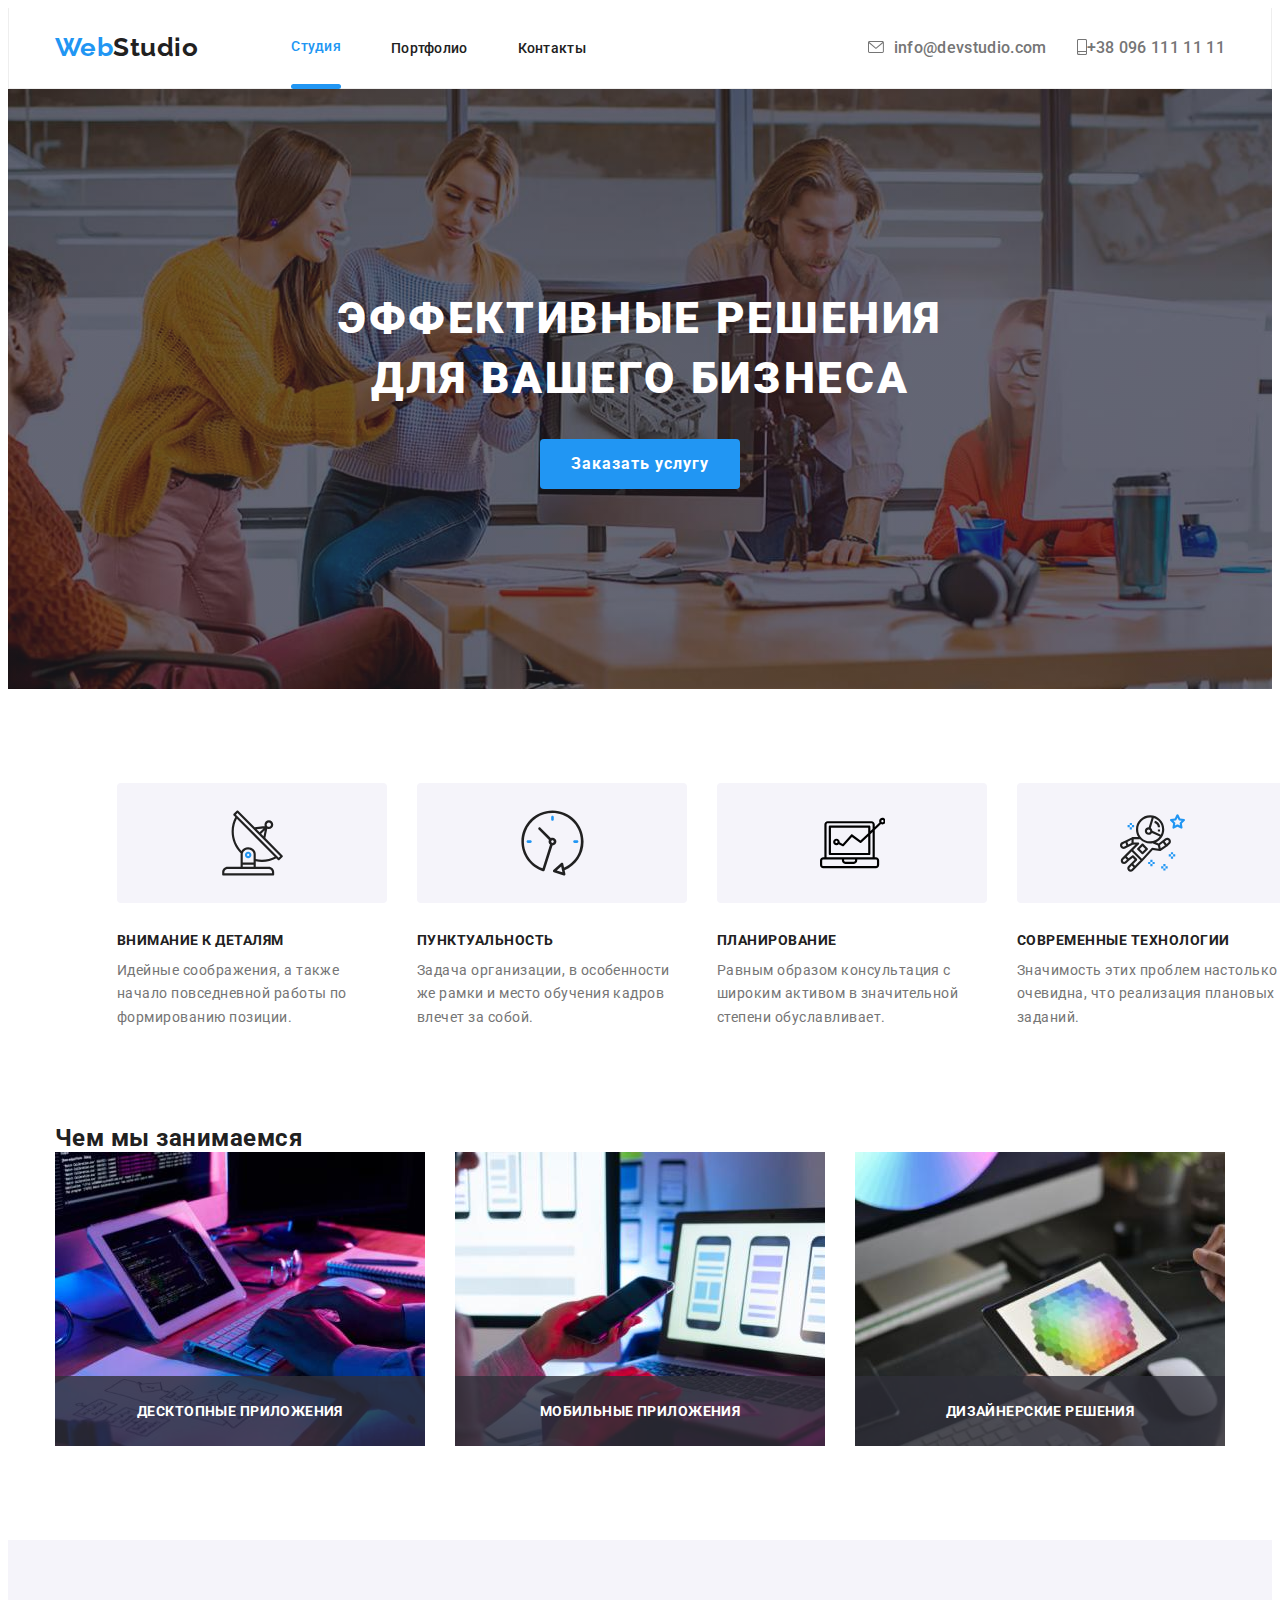
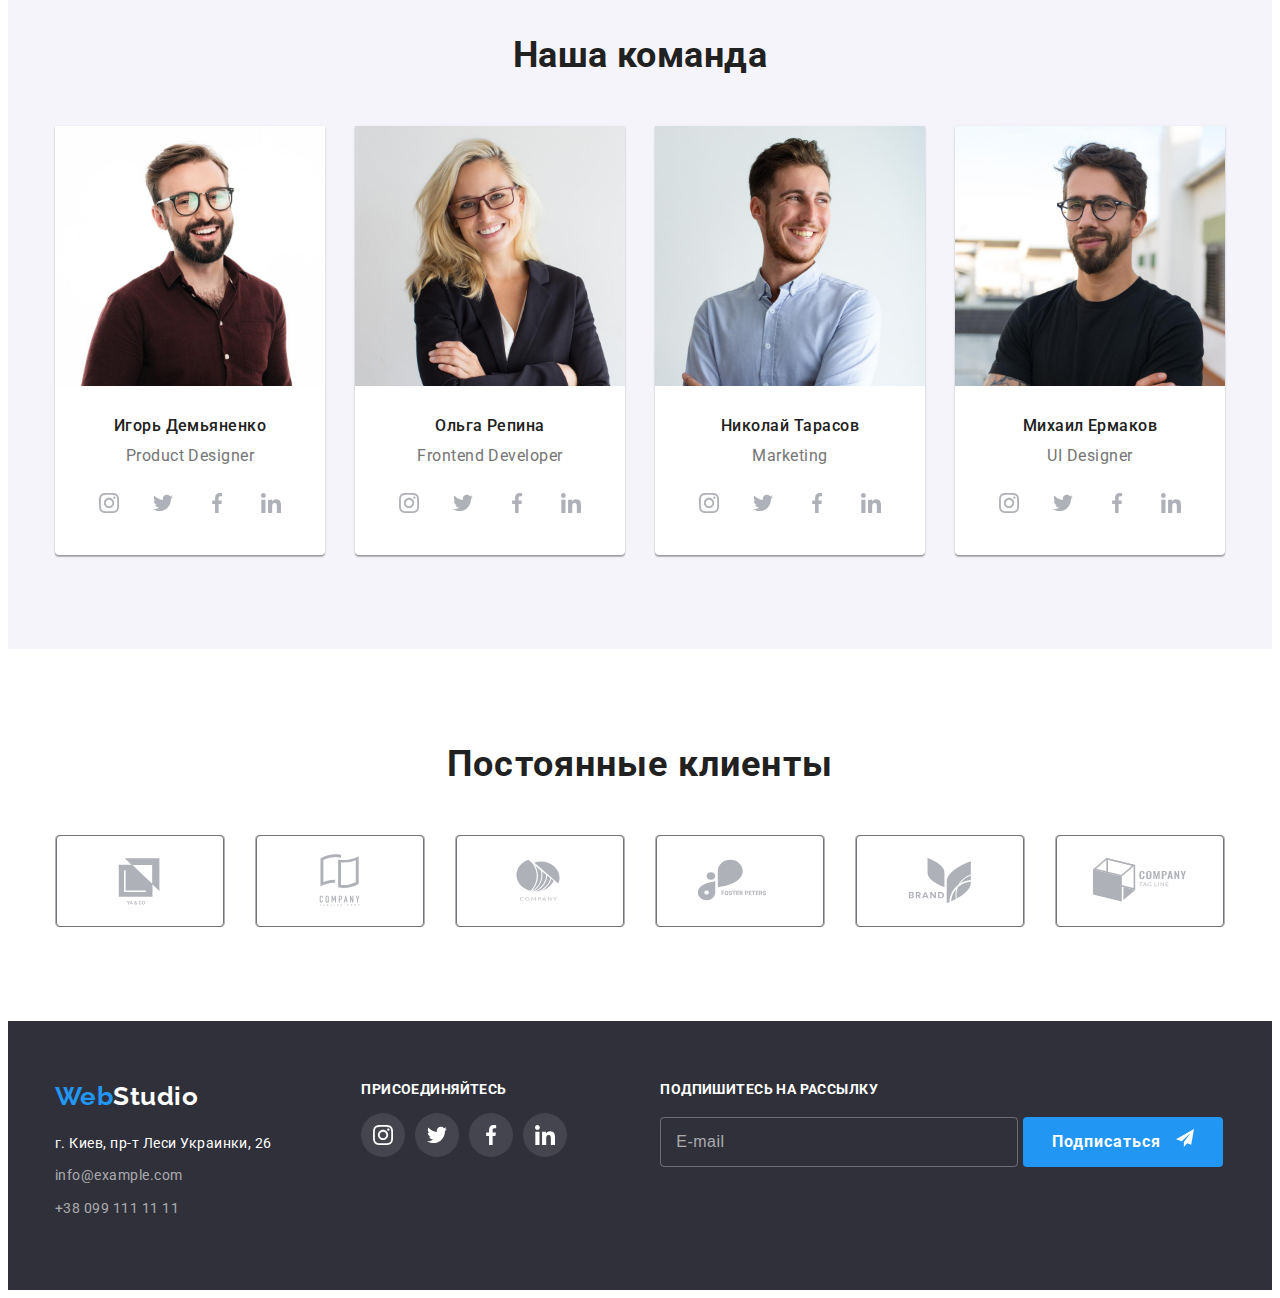
<file: index.html>
<!DOCTYPE html>
<html lang="ru">
  <head>
    <meta charset="UTF-8" />
    <meta http-equiv="X-UA-Compatible" content="IE=edge" />
    <meta name="viewport" content="width=device-width, initial-scale=1.0" />
    <title>Document</title>
    <link
      rel="stylesheet"
      href="https://cdnjs.cloudflare.com/ajax/libs/modern-normalize/1.1.0/modern-normalize.min.css"
      integrity="sha512-wpPYUAdjBVSE4KJnH1VR1HeZfpl1ub8YT/NKx4PuQ5NmX2tKuGu6U/JRp5y+Y8XG2tV+wKQpNHVUX03MfMFn9Q=="
      crossorigin="anonymous"
      referrerpolicy="no-referrer"
    />
    <link
      rel="stylesheet"
      href="https://cdnjs.cloudflare.com/ajax/libs/animate.css/4.1.1/animate.min.css"
    />
    <link rel="stylesheet" href="./css/main.min.css"/>
    <!-- <link rel="stylesheet" href="./css/styles.css"/> -->
    <link rel="preconnect" href="https://fonts.googleapis.com" />
    <link rel="preconnect" href="https://fonts.gstatic.com" crossorigin />
    <link
      href="https://fonts.googleapis.com/css2?family=Raleway:wght@700&family=Roboto:wght@400;500;700;900&display=swap"
      rel="stylesheet"
    />
  </head>
  <body>
    <header class="header">
      <div class="container header__container">
        <nav class="header__naw">
          <a href="WebStudio" class="logo link">
            <span class="accent">Web</span>Studio</a
          >
          <ul class="header-list">
            <li class="header-list__item">
              <a class="header-list__link link activ" href="./index.html">Студия</a>
            </li>
            <li class="header-list__item">
              <a class="header-list__link link" href="./portfolio.html">Портфолио</a>
            </li>
            <li class="header-list__item">
              <a class="header-list__link link" href="">Контакты</a>
            </li>
          </ul>
        </nav>
        <div class="header-contacts">
          <ul class="header-contacts__list">
            <li class="header-contacts__item">
              <a
                href="mailto:info@devstudio.com"
                class="header-contacts__link link"
              >
                <svg class="header-contacts__icon" width="16" height="12">
                  <use href="./images/sprite.svg#icon-envelope"></use>
                </svg>
                info@devstudio.com</a
              >
            </li>
            <li class="header-contacts-item">
              <a href="tel:+380961111111" class="header-contacts__link link">
                <svg class="header-contacts-icon" width="10" height="16">
                  <use href="./images/sprite.svg#icon-smartphone"></use>
                </svg>
                +38 096 111 11 11</a
              >
            </li>
          </ul>
        </div>
      </div>
    </header>
    <main class="main">
      <section class="heading">
        <div class="container">
          <h1 class="heading__title">Эффективные решения для вашего бизнеса</h1>
          <button type="button" class="heading__btn btn" data-modal-open>
            Заказать услугу
          </button>
        </div>
      </section>
      <section class="advantage">
        <div class="container advantage__container">
          <h2 style="display: none">наши преимущества</h2>
          <!--убрать-наши преимущества потом-->
          <ul class="advantage-list">
            <li class="advantage-list__item">
              <div class="thumb">
                <svg class="advantage-list__icon" width="65" height="70">
                  <use href="./images/sprite.svg#icon-antenna"></use>
                </svg>
              </div>
              <h3 class="advantage-list__title">Внимание к деталям</h3>
              <p class="advantage-list__description">
                Идейные соображения, а также начало повседневной работы по
                формированию позиции.
              </p>
            </li>
            <li class="advantage-list__item">
              <div class="thumb">
                <svg class="advantage-list__icon" width="65" height="70">
                  <use href="./images/sprite.svg#icon-clock"></use>
                </svg>
              </div>
              <h3 class="advantage-list__title">Пунктуальность</h3>
              <p class="advantage-list__description">
                Задача организации, в особенности же рамки и место обучения
                кадров влечет за собой.
              </p>
            </li>
            <li class="advantage-list__item">
              <div class="thumb">
                <svg class="advantage-list__icon" width="65" height="70">
                  <use href="./images/sprite.svg#icon-Vector"></use>
                </svg>
              </div>
              <h3 class="advantage-list__title">Планирование</h3>
              <p class="advantage-list__description">
                Равным образом консультация с широким активом в значительной
                степени обуславливает.
              </p>
            </li>
            <li class="advantage-list__item">
              <div class="thumb">
                <svg class="advantage-list__icon" width="65" height="70">
                  <use href="./images/sprite.svg#icon-astronaut"></use>
                </svg>
              </div>
              <h3 class="advantage-list__title">Современные технологии</h3>
              <p class="advantage-list__description">
                Значимость этих проблем настолько очевидна, что реализация
                плановых заданий.
              </p>
            </li>
          </ul>
        </div>
      </section>
      <section class="specialization">
        <div class="container">
          <h2 class="specialization__title">Чем мы занимаемся</h2>
          <ul class="specialization-list">
            <li class="specialization-list__item">
              <img
                src="./images/b1.jpg"
                alt="рабочий стол в офисе"
                width="370"
              />
              <p class="specialization-list__topic">Десктопные приложения</p>
            </li>
            <li class="specialization-list__item">
              <img
                src="./images/b2.jpg"
                alt="в офисе с телефоном"
                width="370"
              />
              <p class="specialization-list__topic">Мобильные приложения</p>
            </li>
            <li class="specialization-list__item">
              <img src="./images/b3.jpg" alt="работа с графикой" width="370" />
              <p class="specialization-list__topic">Дизайнерские решения</p>
            </li>
          </ul>
        </div>
      </section>
      <section class="team">
        <div class="container">
          <h2 class="team__title">Наша команда</h2>
          <ul class="team__list">
            <li class="team-item">
              <img
                src="./images/pd.jpg"
                alt="фото Игоря Демьяненко"
                width="270"
              />
              <div class="team-item__post">
                <h3 class="team-item__name">Игорь Демьяненко</h3>
                <p class="team-item__topic" lang="en">Product Designer</p>
                <ul class="social list">
                  <li class="social__item">
                    <a class="social__link link" href="">
                      <svg class="social__icon">
                        <use href="./images/sprite.svg#icon-instagram"></use>
                      </svg>
                    </a>
                  </li>
                  <li class="social__item">
                    <a class="social__link link" href="">
                      <svg class="social__icon">
                        <use href="./images/sprite.svg#icon-twitter"></use>
                      </svg>
                    </a>
                  </li>
                  <li class="social__item">
                    <a class="social__link link" href="">
                      <svg class="social__icon">
                        <use href="./images/sprite.svg#icon-facebook"></use>
                      </svg>
                    </a>
                  </li>
                  <li class="social__item">
                    <a class="social__link link" href="">
                      <svg class="social__icon">
                        <use href="./images/sprite.svg#icon-linkedin"></use>
                      </svg>
                    </a>
                  </li>
                </ul>
              </div>
            </li>
            <li class="team-item">
              <img src="./images/fd.jpg" alt="фото Ольга Репина" width="270" />
              <div class="team-item__post">
                <h3 class="team-item__name">Ольга Репина</h3>
                <p class="team-item__topic" lang="en">Frontend Developer</p>
                <ul class="social list">
                  <li class="social__item">
                    <a class="social__link link" href="">
                      <svg class="social__icon">
                        <use href="./images/sprite.svg#icon-instagram"></use>
                      </svg>
                    </a>
                  </li>
                  <li class="social__item">
                    <a class="social__link link" href="">
                      <svg class="social__icon">
                        <use href="./images/sprite.svg#icon-twitter"></use>
                      </svg>
                    </a>
                  </li>
                  <li class="social__item">
                    <a class="social__link link" href="">
                      <svg class="social__icon">
                        <use href="./images/sprite.svg#icon-facebook"></use>
                      </svg>
                    </a>
                  </li>
                  <li class="social__item">
                    <a class="social__link link" href="">
                      <svg class="social__icon">
                        <use href="./images/sprite.svg#icon-linkedin"></use>
                      </svg>
                    </a>
                  </li>
                </ul>
              </div>
            </li>
            <li class="team-item">
              <img
                src="./images/m.jpg"
                alt=" фото Николай Тарасов"
                width="270"
              />
              <div class="team-item__post">
                <h3 class="team-item__name">Николай Тарасов</h3>
                <p class="team-item__topic" lang="en">Marketing</p>
                <ul class="social list">
                  <li class="social__item">
                    <a class="social__link link" href="">
                      <svg class="social__icon">
                        <use href="./images/sprite.svg#icon-instagram"></use>
                      </svg>
                    </a>
                  </li>
                  <li class="social__item">
                    <a class="social__link link" href="">
                      <svg class="social__icon">
                        <use href="./images/sprite.svg#icon-twitter"></use>
                      </svg>
                    </a>
                  </li>
                  <li class="social__item">
                    <a class="social__link link" href="">
                      <svg class="social__icon">
                        <use href="./images/sprite.svg#icon-facebook"></use>
                      </svg>
                    </a>
                  </li>
                  <li class="social__item">
                    <a class="social__link link" href="">
                      <svg class="social__icon">
                        <use href="./images/sprite.svg#icon-linkedin"></use>
                      </svg>
                    </a>
                  </li>
                </ul>
              </div>
            </li>
            <li class="team-item">
              <img
                src="./images/ud.jpg"
                alt="фото Михаил Ермаков"
                width="270"
              />
              <div class="team-item__post">
                <h3 class="team-item__name">Михаил Ермаков</h3>
                <p class="team-item__topic" lang="en">UI Designer</p>
                <ul class="social list">
                  <li class="social__item">
                    <a class="social__link link" href="">
                      <svg class="social__icon">
                        <use href="./images/sprite.svg#icon-instagram"></use>
                      </svg>
                    </a>
                  </li>
                  <li class="social__item">
                    <a class="social__link link" href="">
                      <svg class="social__icon">
                        <use href="./images/sprite.svg#icon-twitter"></use>
                      </svg>
                    </a>
                  </li>
                  <li class="social__item">
                    <a class="social__link link" href="">
                      <svg class="social__icon">
                        <use href="./images/sprite.svg#icon-facebook"></use>
                      </svg>
                    </a>
                  </li>
                  <li class="social__item">
                    <a class="social__link link" href="">
                      <svg class="social__icon">
                        <use href="./images/sprite.svg#icon-linkedin"></use>
                      </svg>
                    </a>
                  </li>
                </ul>
              </div>
            </li>
          </ul>
        </div>
      </section>
      <section class="clients">
        <div class="container">
          <h2 class="clients__title">Постоянные клиенты</h2>
          <ul class="clients__list">
            <li class="clients__item">
              <a href="" class="clients__link"
                ><svg class="clients__icon">
                  <use class="use" href="./images/sprite.svg#icon-Logo-6"></use>
                </svg>
              </a>
            </li>
            <li class="clients__item">
              <a href="" class="clients__link"
                ><svg class="clients__icon">
                  <use href="./images/sprite.svg#icon-Logo-1"></use>
                </svg>
              </a>
            </li>
            <li class="clients__item">
              <a href="" class="clients__link"
                ><svg class="clients__icon">
                  <use href="./images/sprite.svg#icon-Logo-2"></use>
                </svg>
              </a>
            </li>
            <li class="clients__item">
              <a href="" class="clients__link"
                ><svg class="clients__icon">
                  <use href="./images/sprite.svg#icon-Logo-3"></use>
                </svg>
              </a>
            </li>
            <li class="clients__item">
              <a href="" class="clients__link"
                ><svg class="clients__icon">
                  <use href="./images/sprite.svg#icon-Logo-4"></use>
                </svg>
              </a>
            </li>
            <li class="clients__item">
              <a href="" class="clients__link"
                ><svg class="clients__icon">
                  <use href="./images/sprite.svg#icon-Logo-5"></use>
                </svg>
              </a>
            </li>
          </ul>
        </div>
      </section>
    </main>
    <footer class="footer">
      <div class="container footer__container">
        <div class="footer-contacts-container">
          <a href="WebStudio" class="footer__logo logo link">
            <span class="accent">Web</span>Studio</a
          >
          <address class="address">
            <a class="address__address link" href=""
              >г. Киев, пр-т Леси Украинки, 26</a
            >
            <a class="address__mail link" href="mailto:info@example.com"
              >info@example.com</a
            >
            <a class="address__tel link" href="tel:+380991111111"
              >+38 099 111 11 11</a
            >
          </address>
        </div>
        <div class="comin">
          <h2 class="comin__title">ПРИСОЕДИНЯЙТЕСЬ</h2>
          <ul class="social list">
            <li class="social__item">
              <a class="social__link footer-social-link link" href="">
                <svg class="social__icon">
                  <use href="./images/sprite.svg#icon-instagram"></use>
                </svg>
              </a>
            </li>
            <li class="social__item">
              <a class="social__link footer-social-link link" href="">
                <svg class="social__icon">
                  <use href="./images/sprite.svg#icon-twitter"></use>
                </svg>
              </a>
            </li>
            <li class="social__item">
              <a class="social__link footer-social-link link" href="">
                <svg class="social__icon">
                  <use href="./images/sprite.svg#icon-facebook"></use>
                </svg>
              </a>
            </li>
            <li class="social__item">
              <a class="social__link footer-social-link link" href="">
                <svg class="social__icon">
                  <use href="./images/sprite.svg#icon-linkedin"></use>
                </svg>
              </a>
            </li>
          </ul>
        </div>
        <div class="form">
          <h2 class="form__title">Подпишитесь на рассылку</h2>
          <form class="form__form" action="#">
            <label class="form__label">
              <input
                class="form__input"
                type="email"
                name="email"
                placeholder="E-mail"
              />
            </label>
            <button class="btn" type="submit">
              Подписаться
              <svg class="footer__ok" width="18" height="18">
                <use href="./images/sprite.svg#icon-send"></use>
              </svg>
            </button>
          </form>
        </div>
      </div>
    </footer>
    <div class="backdrop is-hidden" data-modal>
      <div class="modal">
        <button type="button" class="icon__close" data-modal-close>
          <svg class="close" width="11" height="11">
            <use class="" href="./images/sprite.svg#icon-close"></use>
          </svg>
        </button>
        <p class="modal__title">Оставьте свои данные, мы вам перезвоним</p>
        <form action="#">
          <label class="modal__label">
            Имя
            <span class="modal__wrapper"
              ><input
                class="modal__input"
                type="text"
                name="name"
                placeholder=" "
              /><svg class="modal__svg" width="18" height="18">
                <use href="./images/sprite.svg#icon-person"></use>
              </svg>
            </span>
          </label>
          <label class="modal__label">
            Телефон
            <span class="modal__wrapper">
              <input
                class="modal__input"
                type="tel"
                name="tel"
                placeholder=" " /><svg class="modal__svg" width="18" height="18">
                <use href="./images/sprite.svg#icon-phone"></use></svg></span
          ></label>
          <label class="modal__label">
            Почта
            <span class="modal__wrapper">
              <input
                class="modal__input"
                type="email"
                name="email"
                placeholder=" " /><svg class="modal__svg" width="18" height="18">
                <use href="./images/sprite.svg#icon-email"></use></svg></span
          ></label>
          <label class="modal__label">
            Комментарий
            <span class="modal__wrapper">
              <textarea
                class="modal__textarea"
                name="modal__textarea"
                rows="120"
                placeholder="Введите текст"
              ></textarea>
            </span>
          </label>
          <input
            class="checkbox visually-hidden"
            type="checkbox"
            name="deal"
            id="check-deal"
          />
          <label for="check__deal" class="check__deal">
            <span class="check-modal"
              ><svg width="11" height="8">
                <use href="./images/sprite.svg#icon-check"></use>
              </svg>
            </span>
            Соглашаюсь с рассылкой и принимаю&#160
            <a href="" class="deal">Условия договора</a></label
          >
          <button type="submit" class="btn modal__btn">Отправить</button>
        </form>
      </div>
    </div>
    <script src="./js/modal.js"></script>
  </body>
</html>
</file>
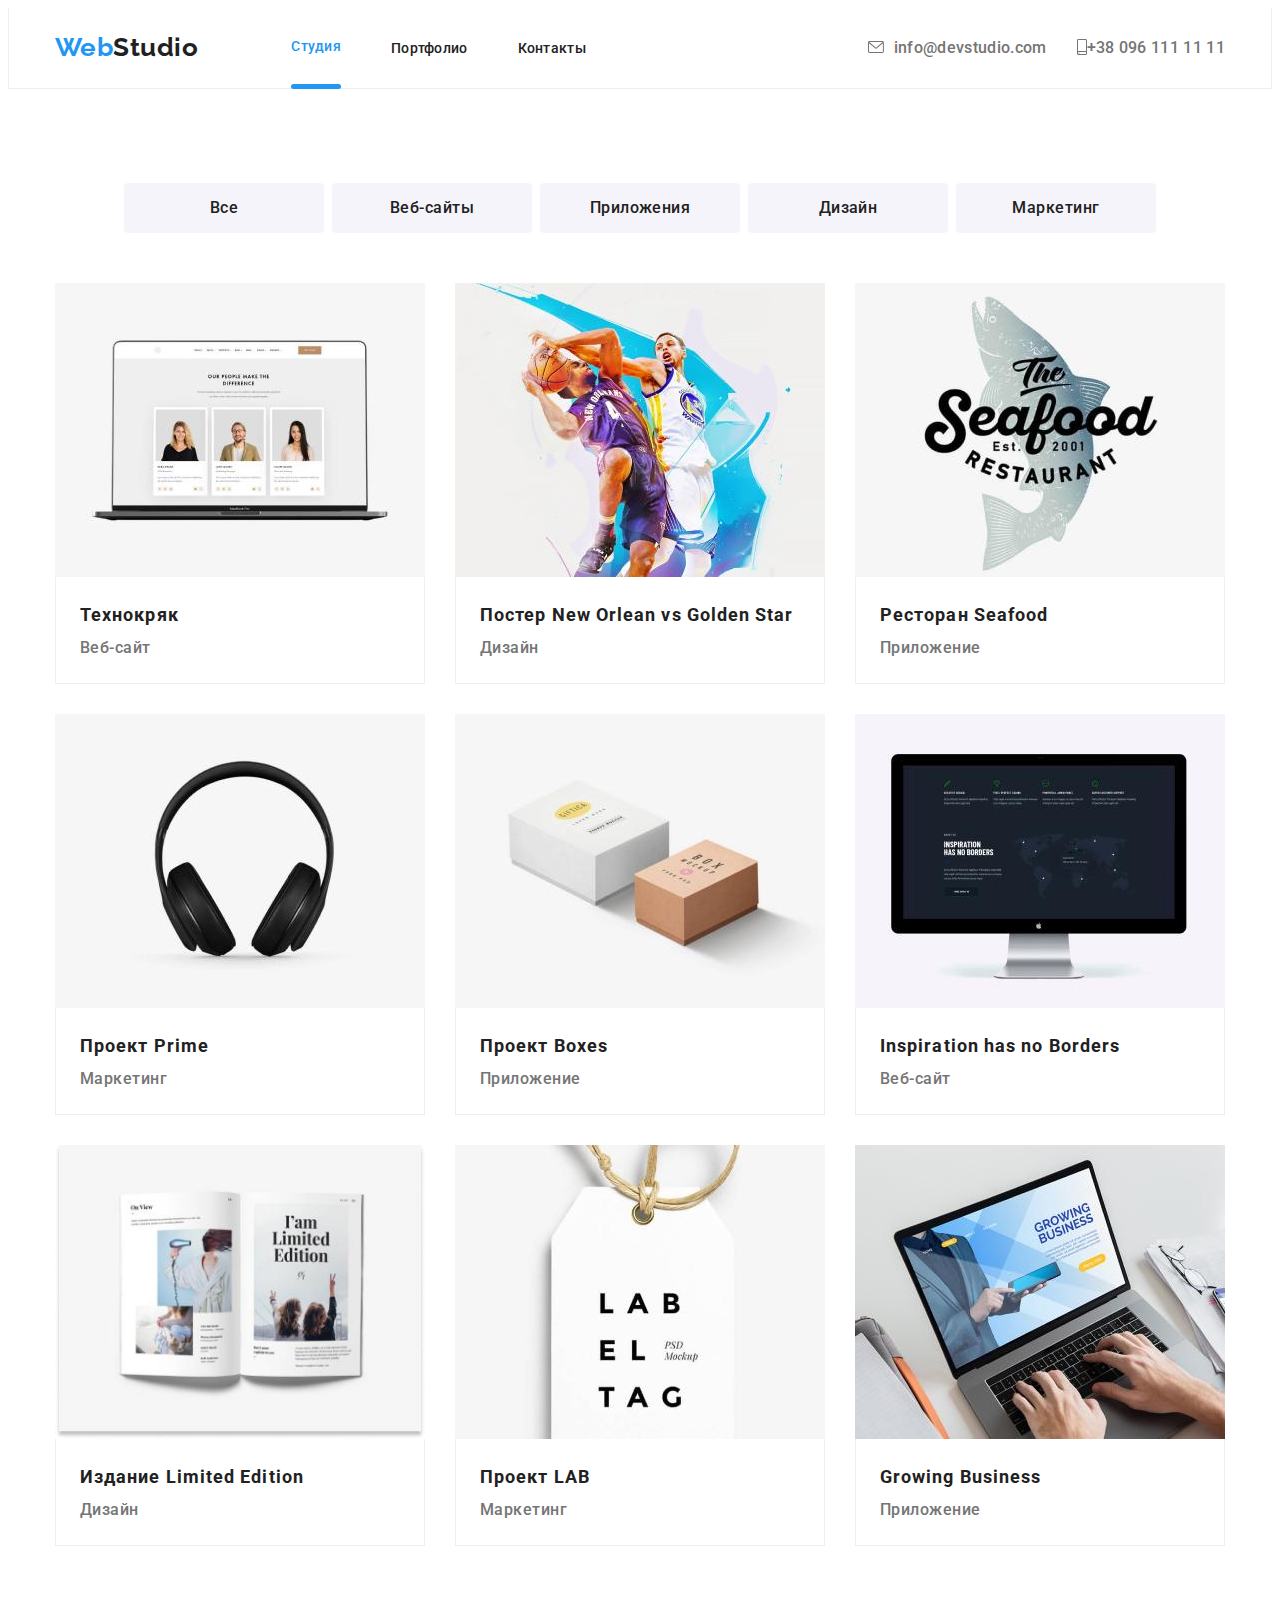
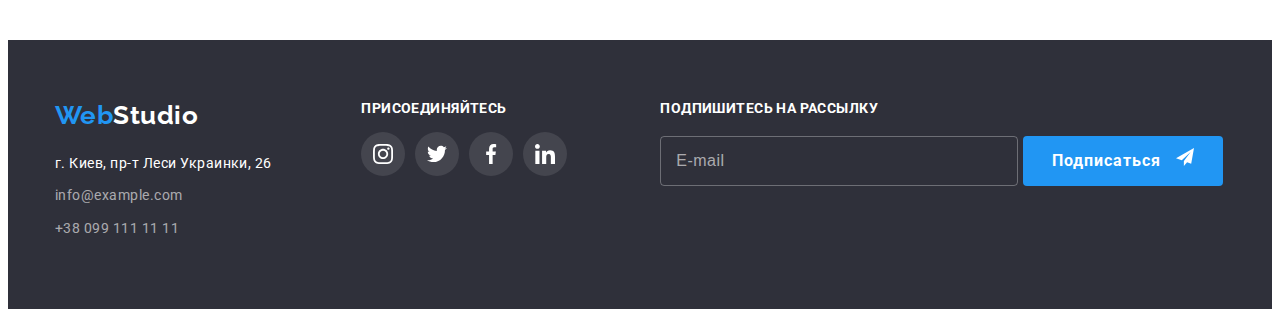
<file: portfolio.html>
<!DOCTYPE html>
<html lang="ru">
  <head>
    <meta charset="UTF-8" />
    <meta http-equiv="X-UA-Compatible" content="IE=edge" />
    <meta name="viewport" content="width=device-width, initial-scale=1.0" />
    <title>Document</title>
    <link
      rel="stylesheet"
      href="https://cdnjs.cloudflare.com/ajax/libs/modern-normalize/1.1.0/modern-normalize.min.css"
      integrity="sha512-wpPYUAdjBVSE4KJnH1VR1HeZfpl1ub8YT/NKx4PuQ5NmX2tKuGu6U/JRp5y+Y8XG2tV+wKQpNHVUX03MfMFn9Q=="
      crossorigin="anonymous"
      referrerpolicy="no-referrer"
    />
    <link
      rel="stylesheet"
      href="https://cdnjs.cloudflare.com/ajax/libs/animate.css/4.1.1/animate.min.css"
    />
    <link rel="stylesheet" href="./css/main.min.css" />
    <!-- <link rel="stylesheet" href="./css/styles.css"/> -->
    <link rel="preconnect" href="https://fonts.googleapis.com" />
    <link rel="preconnect" href="https://fonts.gstatic.com" crossorigin />
    <link
      href="https://fonts.googleapis.com/css2?family=Raleway:wght@700&family=Roboto:wght@400;500;700;900&display=swap"
      rel="stylesheet"
    />
  </head>
  <body>
    <header class="header">
      <div class="container header__container">
        <nav class="header__naw">
          <a href="WebStudio" class="logo link">
            <span class="accent">Web</span>Studio</a
          >
          <ul class="header-list">
            <li class="header-list__item">
              <a class="header-list__link link activ" href="./index.html"
                >Студия</a
              >
            </li>
            <li class="header-list__item">
              <a class="header-list__link link" href="./portfolio.html"
                >Портфолио</a
              >
            </li>
            <li class="header-list__item">
              <a class="header-list__link link" href="">Контакты</a>
            </li>
          </ul>
        </nav>
        <div class="header-contacts">
          <ul class="header-contacts__list">
            <li class="header-contacts__item">
              <a
                href="mailto:info@devstudio.com"
                class="header-contacts__link link"
              >
                <svg class="header-contacts__icon" width="16" height="12">
                  <use href="./images/sprite.svg#icon-envelope"></use>
                </svg>
                info@devstudio.com</a
              >
            </li>
            <li class="header-contacts-item">
              <a href="tel:+380961111111" class="header-contacts__link link">
                <svg class="header-contacts-icon" width="10" height="16">
                  <use href="./images/sprite.svg#icon-smartphone"></use>
                </svg>
                +38 096 111 11 11</a
              >
            </li>
          </ul>
        </div>
      </div>
    </header>
    <main>
      <section class="portfolio">
        <div class="container-portfolio container">
          <!--убрать заголовок его нет в фигме-->
          <h1 style="display: none">Все прортфолио</h1>
          <ul class="portfolio-list">
            <li class="portfolio-list__item">
              <button type="button" class="portfolio__btn btn">Все</button>
            </li>
            <li class="portfolio-list__item">
              <button type="button" class="portfolio__btn btn">
                Веб-сайты
              </button>
            </li>
            <li class="portfolio-list__item">
              <button type="button" class="portfolio__btn btn">
                Приложения
              </button>
            </li>
            <li class="portfolio-list__item">
              <button type="button" class="portfolio__btn btn">Дизайн</button>
            </li>
            <li class="portfolio-list__item">
              <button type="button" class="portfolio__btn btn">
                Маркетинг
              </button>
            </li>
          </ul>
          <div class="examples">
            <ul class="examples__list">
              <li class="examples-item">
                <a href="" class="examples-item__link link">
                  <div class="examples-item__wrapper">
                    <img
                      src="./images/portfolio1.jpg"
                      alt="Технокряк"
                      width="370"
                      height="294"
                    />
                    <p class="examples-item__text">
                      Технокряк это современная площадка распространения
                      коронавируса. Компании используют эту платформу для
                      цифрового шпионажа и атак на защищённые сервера
                      конкурентов.
                    </p>
                  </div>
                  <div class="examples-title-paragraph">
                    <h2 class="examples-item__title">Технокряк</h2>
                    <p class="examples-item__paragraph">Веб-сайт</p>
                  </div>
                </a>
              </li>
              <li class="examples-item">
                <a href="" class="examples-item__link link">
                  <div class="examples-item__wrapper">
                    <img
                      src="./images/portfolio2.jpg"
                      alt="Постер New Orlean vs Golden Star"
                      width="370"
                      height="294"
                    />
                    <p class="examples-item__text">
                      Технокряк это современная площадка распространения
                      коронавируса. Компании используют эту платформу для
                      цифрового шпионажа и атак на защищённые сервера
                      конкурентов.
                    </p>
                  </div>
                  <div class="examples-title-paragraph">
                    <h2 class="examples-item__title">
                      Постер New Orlean vs Golden Star
                    </h2>
                    <p class="examples-item__paragraph">Дизайн</p>
                  </div>
                </a>
              </li>
              <li class="examples-item">
                <a href="" class="examples-item__link link">
                  <div class="examples-item__wrapper">
                    <img
                      src="./images/portfolio3.jpg"
                      alt="Ресторан Seafood"
                      width="370"
                      height="294"
                    />
                    <p class="examples-item__text">
                      Технокряк это современная площадка распространения
                      коронавируса. Компании используют эту платформу для
                      цифрового шпионажа и атак на защищённые сервера
                      конкурентов.
                    </p>
                  </div>
                  <div class="examples-title-paragraph">
                    <h2 class="examples-item__title">Ресторан Seafood</h2>
                    <p class="examples-item__paragraph">Приложение</p>
                  </div>
                </a>
              </li>
              <li class="examples-item">
                <a href="" class="examples-item__link link">
                  <div class="examples-item__wrapper">
                    <img
                      src="./images/portfolio4.jpg"
                      alt="Проект Prime"
                      width="370"
                      height="294"
                    />
                    <p class="examples-item__text">
                      Технокряк это современная площадка распространения
                      коронавируса. Компании используют эту платформу для
                      цифрового шпионажа и атак на защищённые сервера
                      конкурентов.
                    </p>
                  </div>
                  <div class="examples-title-paragraph">
                    <h2 class="examples-item__title">Проект Prime</h2>
                    <p class="examples-item__paragraph">Маркетинг</p>
                  </div>
                </a>
              </li>
              <li class="examples-item">
                <a href="" class="examples-item__link link">
                  <div class="examples-item__wrapper">
                    <img
                      src="./images/portfolio5.jpg"
                      alt="Проект Boxes"
                      width="370"
                      height="294"
                    />
                    <p class="examples-item__text">
                      Технокряк это современная площадка распространения
                      коронавируса. Компании используют эту платформу для
                      цифрового шпионажа и атак на защищённые сервера
                      конкурентов.
                    </p>
                  </div>
                  <div class="examples-title-paragraph">
                    <h2 class="examples-item__title">Проект Boxes</h2>
                    <p class="examples-item__paragraph">Приложение</p>
                  </div>
                </a>
              </li>
              <li class="examples-item">
                <a href="" class="examples-item__link link">
                  <div class="examples-item__wrapper">
                    <img
                      src="./images/portfolio6.jpg"
                      alt="Inspiration has no Borders"
                      width="370"
                      height="294"
                    />
                    <p class="examples-item__text">
                      Технокряк это современная площадка распространения
                      коронавируса. Компании используют эту платформу для
                      цифрового шпионажа и атак на защищённые сервера
                      конкурентов.
                    </p>
                  </div>
                  <div class="examples-title-paragraph">
                    <h2 class="examples-item__title">
                      Inspiration has no Borders
                    </h2>
                    <p class="examples-item__paragraph">Веб-сайт</p>
                  </div>
                </a>
              </li>
              <li class="examples-item">
                <a href="" class="examples-item__link link">
                  <div class="examples-item__wrapper">
                    <img
                      src="./images/portfolio7.jpg"
                      alt="Издание Limited Edition"
                      width="370"
                      height="294"
                    />
                    <p class="examples-item__text">
                      Технокряк это современная площадка распространения
                      коронавируса. Компании используют эту платформу для
                      цифрового шпионажа и атак на защищённые сервера
                      конкурентов.
                    </p>
                  </div>
                  <div class="examples-title-paragraph">
                    <h2 class="examples-item__title">
                      Издание Limited Edition
                    </h2>
                    <p class="examples-item__paragraph">Дизайн</p>
                  </div>
                </a>
              </li>
              <li class="examples-item">
                <a href="" class="examples-item__link link">
                  <div class="examples-item__wrapper">
                    <img
                      src="./images/portfolio8.jpg"
                      alt="Проект LAB"
                      width="370"
                      height="294"
                    />
                    <p class="examples-item__text">
                      Технокряк это современная площадка распространения
                      коронавируса. Компании используют эту платформу для
                      цифрового шпионажа и атак на защищённые сервера
                      конкурентов.
                    </p>
                  </div>
                  <div class="examples-title-paragraph">
                    <h2 class="examples-item__title">Проект LAB</h2>
                    <p class="examples-item__paragraph">Маркетинг</p>
                  </div>
                </a>
              </li>
              <li class="examples-item">
                <a href="" class="examples-item__link link">
                  <div class="examples-item__wrapper">
                    <img
                      src="./images/portfolio9.jpg"
                      alt="Growing Business"
                      width="370"
                      height="294"
                    />
                    <p class="examples-item__text">
                      Технокряк это современная площадка распространения
                      коронавируса. Компании используют эту платформу для
                      цифрового шпионажа и атак на защищённые сервера
                      конкурентов.
                    </p>
                  </div>
                  <div class="examples-title-paragraph">
                    <h2 class="examples-item__title">Growing Business</h2>
                    <p class="examples-item__paragraph">Приложение</p>
                  </div>
                </a>
              </li>
            </ul>
          </div>
        </div>
      </section>
    </main>
    <footer class="footer">
      <div class="container footer__container">
        <div class="footer-contacts-container">
          <a href="WebStudio" class="footer__logo logo link">
            <span class="accent">Web</span>Studio</a
          >
          <address class="address">
            <a class="address__address link" href=""
              >г. Киев, пр-т Леси Украинки, 26</a
            >
            <a class="address__mail link" href="mailto:info@example.com"
              >info@example.com</a
            >
            <a class="address__tel link" href="tel:+380991111111"
              >+38 099 111 11 11</a
            >
          </address>
        </div>
        <div class="comin">
          <h2 class="comin__title">ПРИСОЕДИНЯЙТЕСЬ</h2>
          <ul class="social list">
            <li class="social__item">
              <a class="social__link footer-social-link link" href="">
                <svg class="social__icon">
                  <use href="./images/sprite.svg#icon-instagram"></use>
                </svg>
              </a>
            </li>
            <li class="social__item">
              <a class="social__link footer-social-link link" href="">
                <svg class="social__icon">
                  <use href="./images/sprite.svg#icon-twitter"></use>
                </svg>
              </a>
            </li>
            <li class="social__item">
              <a class="social__link footer-social-link link" href="">
                <svg class="social__icon">
                  <use href="./images/sprite.svg#icon-facebook"></use>
                </svg>
              </a>
            </li>
            <li class="social__item">
              <a class="social__link footer-social-link link" href="">
                <svg class="social__icon">
                  <use href="./images/sprite.svg#icon-linkedin"></use>
                </svg>
              </a>
            </li>
          </ul>
        </div>
        <div class="form">
          <h2 class="form__title">Подпишитесь на рассылку</h2>
          <form class="form__form" action="#">
            <label class="form__label">
              <input
                class="form__input"
                type="email"
                name="email"
                placeholder="E-mail"
              />
            </label>
            <button class="btn" type="submit">
              Подписаться
              <svg class="footer__ok" width="18" height="18">
                <use href="./images/sprite.svg#icon-send"></use>
              </svg>
            </button>
          </form>
        </div>
      </div>
    </footer>
    <div class="backdrop is-hidden" data-modal>
      <div class="modal">
        <button type="button" class="icon-close" data-modal-close>
          <svg class="" width="11" height="11">
            <use class="close" href="./images/sprite.svg#icon-close"></use>
          </svg>
        </button>
      </div>
    </div>
    <script src="./js/modal.js"></script>
  </body>
</html>
</file>
<file: css/main.min.css>
*{box-sizing:border-box}p,h1,h2,h3,h4,h5,h6{margin:0}ul{margin:0;padding-left:0;list-style:none}img{display:block}.header-contacts__link,.advantage-list__icon,.thumb,.clients__item,.clients__link,.backdrop,.icon__close{display:flex;align-items:center;justify-content:center}body{color:#212121;background-color:#fff;font-family:roboto, sans-serif;font-style:normal;font-weight:normal;letter-spacing:0.03em}.link{text-decoration:none;list-style:none}.visually-hidden{position:absolute;width:1px;height:1px;margin:-1px;padding:0;overflow:hidden;border:0;clip:rect(0 0 0 0)}.container{width:1200px;margin:0 auto;padding-left:15px;padding-right:15px;max-width:1600px}.header{border:1px solid #eeeeee;border-top:none;padding-top:24px;padding-bottom:25px}.header__container{display:flex;align-items:center}.header__naw{display:flex;align-items:center}.header-list{display:flex;align-items:center;text-decoration:none;list-style:none}.header-list__item:not(:last-child){margin-right:50px}.header-list__link{font-weight:500;font-size:14px;line-height:1.14;letter-spacing:0.02em;color:#212121;transition:color 250ms cubic-bezier(0.4, 0, 0.2, 1),fill 250ms cubic-bezier(0.4, 0, 0.2, 1)}.header-list__link:hover,.header-list__link:focus{color:#2196f3}.header-list__item{position:relative}.header-contacts{display:flex;margin-left:auto;align-items:center}.logo{font-family:Raleway;font-weight:bold;font-size:26px;line-height:1.19;color:#212121;margin-right:93px}.accent{color:#2196f3}.header-contacts__list{display:flex}.header-contacts__list .header-contacts__link:hover .header-contacts__icon,.header-contacts__list .header-contacts__link:focus .header-contacts__icon{fill:#2196f3}.header-contacts__item{transition:color 250ms cubic-bezier(0.4, 0, 0.2, 1),fill 250ms cubic-bezier(0.4, 0, 0.2, 1)}.header-contacts__item:not(:last-child){margin-right:30px}.header-contacts__item:focus,.header-contacts__item:hover{fill:#2196f3;color:#2196f3}.header-contacts__link{font-weight:500;letter-spacing:0.02em;color:#757575;fill:currentColor;transition:color 250ms cubic-bezier(0.4, 0, 0.2, 1),fill 250ms cubic-bezier(0.4, 0, 0.2, 1)}.header-contacts__link:hover,.header-contacts__link:focus{color:#2196f3}.header-contacts__icon{fill:#757575;margin-right:10px;transition:color 250ms cubic-bezier(0.4, 0, 0.2, 1),fill 250ms cubic-bezier(0.4, 0, 0.2, 1)}.activ{color:#2196f3;display:block}.activ::after{content:"";display:block;width:100%;height:5px;background-color:#2196f3;position:absolute;left:0;bottom:-34px;border-radius:10px}.heading{display:flex;justify-content:center;text-align:center;padding:200px 0;background-color:#757575;background-image:linear-gradient(to right, rgba(47,48,58,0.4), rgba(47,48,58,0.4)),url(../images/heading.jpg);background-repeat:no-repeat;background-position:center;background-size:cover}.heading__title{font-size:44px;font-weight:900;line-height:1.36;text-align:center;letter-spacing:0.06em;text-transform:uppercase;margin:0 auto;margin-bottom:30px;max-width:696px;color:#fff}.btn{width:200px;height:50px;font-family:inherit;font-weight:bold;font-size:16px;line-height:1.87;cursor:pointer;border-radius:4px;text-align:center;letter-spacing:0.06em;color:#fff;background-color:#2196f3;border:none;transition:color 250ms cubic-bezier(0.4, 0, 0.2, 1),background-color 250ms cubic-bezier(0.4, 0, 0.2, 1)}.btn:hover,.btn:focus{color:#2196f3;background-color:#fff}.advantage{padding:94px}.advantage-list{display:flex;flex-wrap:nowrap;justify-content:center;text-decoration:none;list-style:none}.advantage-list__item:not(:last-child){margin-right:30px;justify-content:center}.thumb{background:#f5f4fa;border-radius:4px;width:270px;height:120px;margin-bottom:30px}.advantage-list__title{font-weight:bold;font-size:14px;line-height:1.14;text-transform:uppercase;margin-bottom:10px}.advantage-list__description{font-size:14px;line-height:1.71;color:#757575}.specialization{padding-bottom:94px}.specialization-list{display:flex;flex-wrap:wrap;justify-content:center;text-decoration:none;list-style:none}.specialization-list__title{margin-bottom:50px;font-weight:bold;font-size:36px;line-height:1.17;text-align:center;color:#212121}.specialization-list__item{position:relative}.specialization-list__item:not(:last-child){margin-right:30px}.specialization-list__topic{font-weight:bold;font-size:14px;line-height:calc(16 / 14);text-align:center;letter-spacing:0.03em;text-transform:uppercase;color:#fff;width:370px;height:70px;padding-top:27px;background:rgba(47,48,58,0.8);position:absolute;left:0;bottom:0}.team{background:#f5f4fa;padding:94px 0}.team__title{justify-content:center;margin-bottom:50px;font-weight:bold;font-size:36px;line-height:1.17;text-align:center;color:#212121}.team__list{display:flex;flex-wrap:wrap;text-decoration:none;list-style:none}.team-item{background:#ffffff;box-shadow:0px 1px 3px rgba(0,0,0,0.12),0px 1px 1px rgba(0,0,0,0.14),0px 2px 1px rgba(0,0,0,0.2);border-radius:0px 0px 4px 4px}.team-item:not(:last-child){margin-right:30px}.team-item__post{padding-top:30px}.team-item__name{margin-bottom:10px;font-weight:500;font-size:16px;line-height:1.19;text-align:center}.team-item__topic{font-size:16px;line-height:1.19;text-align:center;color:#757575}.social{display:flex;justify-content:center;margin-top:16px;margin-bottom:30px;color:#afb1b8}.social__item{width:44px;height:44px;color:#afb1b8}.social__item+.social__item{margin-left:10px}.social__icon{width:20px;height:20px;display:flex;fill:#afb1b8}.social__link{width:100%;height:100%;display:block;border-radius:50%;background-color:#fff;display:flex;align-items:center;justify-content:center;color:#afb1b8;transition:color 250ms cubic-bezier(0.4, 0, 0.2, 1),fill 250ms cubic-bezier(0.4, 0, 0.2, 1),background-color 250ms cubic-bezier(0.4, 0, 0.2, 1)}.social__link:hover,.social__link:focus{background-color:#2196f3}.clients{padding:94px 0}.clients__title{justify-content:center;margin-bottom:50px;font-weight:bold;font-size:36px;line-height:calc(42 / 36);text-align:center;letter-spacing:0.03em;color:#212121}.clients__list{display:flex;flex-wrap:wrap}.clients__item{width:170px;height:92px;border:1px solid #afb1b8;box-sizing:border-box;border-radius:4px;fill:#afb1b8}.clients__item+.clients__item{margin-left:30px}.clients__icon{width:106px;height:60px;display:flex;fill:#afb1b8;transition:fill 250ms cubic-bezier(0.4, 0, 0.2, 1),border-color 250ms cubic-bezier(0.4, 0, 0.2, 1)}.clients__link{width:170px;height:92px;border:1px solid #757575;border-radius:4px;transition:fill 250ms cubic-bezier(0.4, 0, 0.2, 1),border-color 250ms cubic-bezier(0.4, 0, 0.2, 1)}.clients__link:hover,.clients__link:focus{cursor:pointer;border-color:#2196f3}.clients__link:hover .clients__icon,.clients__link:focus .clients__icon{fill:#2196f3}.use:hover{fill:#2196f3}.footer{padding-top:60px;padding-bottom:60px;background-color:#2f303a}.footer__container{display:flex}.footer-contacts-container{margin-right:70px}.footer__logo{display:flex;margin-bottom:20px;color:#fff}.address{display:flex;flex-wrap:wrap;flex-direction:column}.address__mail{margin-bottom:9px;font-style:normal;font-size:14px;line-height:1.71;color:rgba(255,255,255,0.6)}.address__tel{margin-bottom:9px;font-style:normal;font-size:14px;line-height:1.71;color:rgba(255,255,255,0.6)}.address__address{margin-bottom:9px;font-style:normal;font-weight:normal;font-size:14px;line-height:24px;color:#fff}.comin .social__icon{fill:#fff;color:#fff}.comin__title{font-weight:bold;font-size:14px;line-height:calc(16 / 14);letter-spacing:0.03em;text-transform:uppercase;color:#fff}.footer-social-link{background-color:rgba(255,255,255,0.1);color:#fff;transition:color 250ms cubic-bezier(0.4, 0, 0.2, 1),fill 250ms cubic-bezier(0.4, 0, 0.2, 1),background-color 250ms cubic-bezier(0.4, 0, 0.2, 1)}.footer-social-link:hover .social__icon,.footer-social-link:focus .social__icon{color:#fff;fill:#fff}.portfolio{padding:94px 0}.portfolio-list{display:flex;flex-direction:row;justify-content:center;margin-bottom:50px}.portfolio-list__item:not(:last-child){margin-right:8px}.portfolio-list__item:hover,.portfolio-list__item:focus{box-shadow:0px 3px 1px rgba(0,0,0,0.1),0px 1px 2px rgba(0,0,0,0.08),0px 2px 2px rgba(0,0,0,0.12);border-radius:4px}.portfolio-list__link{text-decoration:none;list-style:none}.portfolio__btn{padding:6px 22px;font-weight:500;font-size:16px;line-height:calc(26 / 16);text-align:center;letter-spacing:0.03em;color:#212121;background-color:#f5f4fa;transition:color 250ms cubic-bezier(0.4, 0, 0.2, 1),background-color 250ms cubic-bezier(0.4, 0, 0.2, 1)}.portfolio__btn:focus,.portfolio__btn:hover{color:#fff;background-color:#2196f3}.examples__list{display:flex;flex-wrap:wrap;margin-left:-30px;margin-top:-30px}.examples-item{flex-basis:calc(100% / 3 - 30px);margin-left:30px;margin-top:30px}.examples-item:focus,.examples-item:hover{box-shadow:0px 1px 1px rgba(0,0,0,0.12),0px 4px 4px rgba(0,0,0,0.06),1px 4px 6px rgba(0,0,0,0.16)}.examples-item:hover .examples-item__text{transform:translateY(0)}.examples-item__title{font-weight:bold;font-size:18px;line-height:2;width:100%;letter-spacing:0.06em;color:#212121}.examples-item__paragraph{font-weight:500;color:#212121;font-size:16px;line-height:1.87;color:#757575}.examples-title-paragraph{padding:20px 24px;border:1px solid #eeeeee;border-top:none}.examples-item__wrapper{position:relative;overflow:hidden}.examples-item__text{font-size:18px;line-height:1.56;letter-spacing:0.03em;padding:63px 24px;background:rgba(33,150,243,0.9);color:#fff;position:absolute;top:0;left:0;height:100%;transform:translateY(100%);transition:transform 300ms linear}.examples{text-decoration:none;list-style:none}.backdrop{position:fixed;box-shadow:0px 1px 3px rgba(0,0,0,0.12),0px 1px 1px rgba(0,0,0,0.14),0px 2px 1px rgba(0,0,0,0.2);background-color:rgba(0,0,0,0.2);width:100vw;height:100vh;top:0px;transition:opacity 250ms cubic-bezier(0.4, 0, 0.2, 1),visibility 250ms cubic-bezier(0.4, 0, 0.2, 1)}.backdrop.is-hidden{opacity:0;visibility:hidden;pointer-events:none}.modal{position:relative;width:530px;height:580px;border-radius:4px;background-color:#fff;padding:40px}.modal__title{font-weight:bold;font-size:20px;line-height:calc(23 / 20);text-align:center;letter-spacing:0.03em;color:#212121;margin-bottom:12px}.modal__label{display:block;margin-bottom:10px;margin-top:4px;font-size:12px;line-height:calc(14 / 12);color:#757575}.modal__textarea{padding:12px 16px;height:120px;resize:none;width:100%;border-radius:4px;border:1px solid rgba(33,33,33,0.2);background:transparent;outline:none}.modal__textarea:focus{border-color:#2196f3}.modal__input{padding-left:42px;padding-right:15px;height:40px;width:100%;border-radius:4px;border:1px solid rgba(33,33,33,0.2);background:transparent;outline:none;transition:border-color 250ms cubic-bezier(0.4, 0, 0.2, 1),fill 250ms cubic-bezier(0.4, 0, 0.2, 1)}.modal__input:focus{border-color:#2196f3}.modal__input:focus+.modal__svg{fill:#2196f3}.modal__deal{font-size:14px;line-height:1.71}.modal__btn{display:block;margin:0 auto}.modal__wrapper{display:block;position:relative;margin-top:4px}.modal__svg{position:absolute;left:15px;top:50%;transform:translateY(-50%)}.icon__close{position:absolute;right:10px;top:10px;background-color:transparent;color:#fff;border:1px solid rgba(0,0,0,0.1);border-radius:50%;width:30px;height:30px;cursor:pointer}.icon__close:hover,.icon__close:focus{fill:#2196f3}.form{margin-left:93px}.form__title{font-weight:bold;color:#fff;font-size:14px;line-height:calc 1.14286;letter-spacing:0.03em;text-transform:uppercase;margin-bottom:20px}.form__input{width:358px;height:50px;border:1px solid rgba(255,255,255,0.3);border-radius:4px;background:transparent;padding-left:15px;color:#fff}.form__input::placeholder{font-size:16px;line-height:1.25;letter-spacing:0.03em;color:rgba(255,255,255,0.6)}.footer__ok{margin-left:10px}.check__deal{font-size:14px;line-height:calc(24 / 14);color:#757575;display:flex;margin-bottom:30px;margin-right:7px;cursor:pointer;align-items:center;justify-content:center}.check__deal span{width:16px;height:16px;border:2px solid #2196f3;border-radius:4px}.checkbox:checked+.check__deal span{background-color:#2196f3;border:none}.check__modal{margin-right:7px}.deal{color:#2196f3}
/*# sourceMappingURL=main.min.css.map */
</file>
